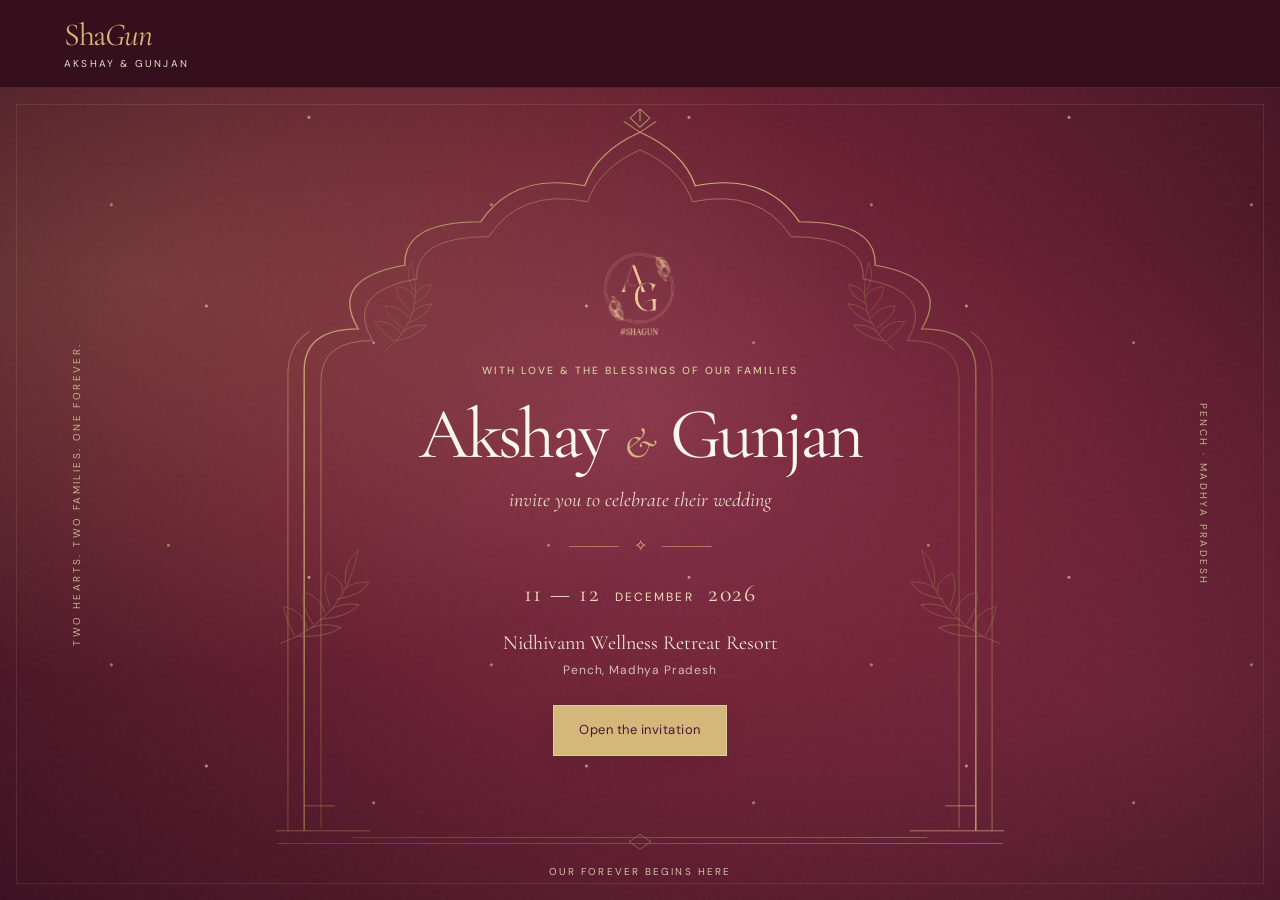
<file: index.html>
<!doctype html>
<html lang="en">
<head>
  <meta charset="UTF-8">
  <meta name="viewport" content="width=device-width, initial-scale=1">
  <meta name="theme-color" content="#681f32">
  <title>SHAGUN Wedding Invitation</title>
  <meta name="description" content="With the blessings of our families, join Gunjan & Akshay for their wedding celebrations, 11–12 December 2026 at Nidhivann Wellness Retreat Resort, Pench.">
  <meta property="og:title" content="SHAGUN Wedding Invitation">
  <meta property="og:description" content="A celebration of love, family and forever. 11–12 December 2026 · Pench.">
  <meta property="og:type" content="website">
  <!-- Add og:url with your final GitHub Pages URL after publishing. -->
  <meta property="og:site_name" content="SHAGUN Wedding Invitation">
  <meta property="og:url" content="https://shagunwedding0108.github.io/invitation/">
  <meta property="og:image" content="https://shagunwedding0108.github.io/invitation/assets/shagun-whatsapp-hero-v2.jpg">
  <meta property="og:image:secure_url" content="https://shagunwedding0108.github.io/invitation/assets/shagun-whatsapp-hero-v2.jpg">
  <meta property="og:image:type" content="image/jpeg">
  <meta property="og:image:width" content="1108">
  <meta property="og:image:height" content="814">
  <meta property="og:image:alt" content="Gunjan &amp; Akshay’s maroon and gold wedding invitation, 11–12 December 2026 at Nidhivann Wellness Retreat Resort, Pench">
  <meta name="twitter:card" content="summary_large_image">
  <meta name="twitter:title" content="SHAGUN Wedding Invitation">
  <meta name="twitter:description" content="A celebration of love, family and forever. 11–12 December 2026 · Pench.">
  <meta name="twitter:image" content="https://shagunwedding0108.github.io/invitation/assets/shagun-whatsapp-hero-v2.jpg">
  <link rel="icon" href="assets/shagun-monogram.png">
  <link rel="preconnect" href="https://fonts.googleapis.com">
  <link rel="preconnect" href="https://fonts.gstatic.com" crossorigin>
  <link href="https://fonts.googleapis.com/css2?family=Cormorant+Garamond:ital,wght@0,400;0,500;0,600;1,400;1,500&family=DM+Sans:wght@400;500;600&family=Noto+Serif+Devanagari:wght@400&display=swap" rel="stylesheet">
  <script>if ('scrollRestoration' in history) history.scrollRestoration = 'manual'; if (location.hash) history.replaceState(null, '', location.pathname + location.search);</script>
  <link rel="stylesheet" href="styles.css">
  <script type="module" src="app.js"></script>
</head>
<body class="invitation-closed">
  <a class="skip-link" href="#invitation">Skip to invitation</a>
  <header class="site-header">
    <a class="wordmark" href="#home" aria-label="ShaGun, back to the beginning">Sha<span>Gun</span><small>AKSHAY & GUNJAN</small></a>
    <nav class="desktop-nav" aria-label="Main navigation"><a href="#story">Our story</a><a href="#celebrations">Celebrations</a><a href="#venue">The venue</a><a href="#wishes">Your wishes</a></nav>
    <a class="header-date" href="#celebrations">11 — 12 · 12 · 2026</a>
    <button class="menu-toggle" aria-expanded="false" aria-controls="mobile-menu" aria-label="Open navigation"><span></span><span></span></button>
    <nav id="mobile-menu" aria-label="Mobile navigation" hidden><a href="#invitation">The invitation</a><a href="#families">Our families</a><a href="#story">Our story</a><a href="#celebrations">Celebrations</a><a href="#venue">The venue</a><a href="#travel">How to reach</a><a href="#memories">Our memories</a><a href="#wishes">Send your wishes</a><a href="#closing">Download invitation</a></nav>
  </header>
  <main>
    <section class="hero" id="home" aria-labelledby="hero-title">
      <div class="hero-atmosphere" aria-hidden="true"></div>
      <div class="hero-sky" aria-hidden="true"><span class="shooting-star star-one"></span><span class="shooting-star star-two"></span><span class="shooting-star star-three"></span></div>
      <span class="hero-side left" aria-hidden="true">TWO HEARTS. TWO FAMILIES. ONE FOREVER.</span>
      <span class="hero-side right" aria-hidden="true">PENCH · MADHYA PRADESH</span>
      <div class="hero-stage">
        <img class="royal-arch" src="assets/royal-arch.svg" alt="" fetchpriority="high">
        <div class="hero-content">
          <img class="hero-monogram" src="assets/shagun-monogram.png" alt="ShaGun, the intertwined A and G monogram with peacock feathers" width="366" height="410" fetchpriority="high">
          <p class="eyebrow hero-eyebrow">WITH LOVE & THE BLESSINGS OF OUR FAMILIES</p>
          <h1 id="hero-title">Akshay <span class="ampersand">&</span> Gunjan</h1>
          <p class="hero-invite">invite you to celebrate their wedding</p>
          <div class="ornament" aria-hidden="true"><span></span>✧<span></span></div>
          <p class="hero-date">11 — 12 <span>DECEMBER</span> 2026</p>
          <p class="hero-venue">Nidhivann Wellness Retreat Resort<span>Pench, Madhya Pradesh</span></p>
          <button class="button button-gold" id="open-invitation" type="button" aria-controls="invitation" aria-expanded="false">Open the invitation</button>
        </div>
      </div>
      <p class="cover-note">OUR FOREVER BEGINS HERE</p>
    </section>

    <section class="section invitation ivory" id="invitation" aria-labelledby="invitation-title">
      <div class="narrow reveal">
        <img class="devotional-icon ganpati-icon" src="assets/ganesha-supplied.png" alt="Ganpati Bappa" width="200" height="200" loading="lazy">
        <p class="invocation" lang="hi">ॐ श्री गणेशाय नमः</p>
        <div class="ornament" aria-hidden="true"><span></span>✧<span></span></div>
        <p class="eyebrow">A CELEBRATION OF LOVE, FAMILY & FAITH</p>
        <h2 id="invitation-title" tabindex="-1">An invitation<br><em>woven with love</em></h2>
        <blockquote>In the hush of the forest,<br>where the flute of Krishna seems to linger in the breeze,<br>two hearts find a rhythm of their own.<br><br>Like Radha’s unwavering devotion<br>and Krishna’s eternal melody,<br>theirs is a bond of love, faith<br>and joyful togetherness.</blockquote>
        <p class="muted">With the blessings of the Singh &amp; Banarsi Families,<br>we warmly invite you to celebrate our wedding.</p>
        <img class="devotional-icon radha-krishna-icon" src="assets/radha-krishna-supplied.svg" alt="Radha and Krishna embracing with a flute, surrounded by lotus flowers" width="924" height="880" loading="lazy">
      </div>
    </section>

    <section class="section families" id="families" aria-labelledby="families-title">
      <div class="container reveal">
        <div class="section-heading"><p class="eyebrow">ROOTED IN LOVE. BLESSED BY GENERATIONS.</p><h2 id="families-title">Together with <em>our families</em></h2></div>
        <div class="family-grid">
          <article><p class="eyebrow">THE GROOM</p><h3>Akshay Singh</h3><p class="relation">Son of</p><p>Mrs Anita Singh<br>& Mr Rajesh Paramhans Singh</p><p class="relation">Grandson of</p><p>Late Ramadevi Singh<br>& Shri Paramhans Singh</p></article>
          <div class="family-flourish" aria-hidden="true">&</div>
          <article><p class="eyebrow">THE BRIDE</p><h3>Gunjan Banarsi</h3><p class="relation">Daughter of</p><p>Mrs. Saroj Banarsi<br>& Mr. Ashok Banarsi</p><p class="relation">Granddaughter of</p><p>Late Mrs. Dhanvantidevi Banarsi<br>& Late Mr. Kishorilal Banarsi</p></article>
        </div>
      </div>
    </section>

    <section class="section story ivory" id="story" aria-labelledby="story-title">
      <div class="container story-grid reveal">
        <figure class="portrait-frame"><img src="assets/engagement-6.webp" alt="Gunjan resting her head on Akshay’s shoulder at their engagement" width="1440" height="1920" loading="lazy"><figcaption>A moment before forever</figcaption></figure>
        <div class="story-copy"><p class="eyebrow">OUR LOVE STORY</p><h2 id="story-title">When two souls<br>find <em>home</em></h2><p class="story-quote">“Some Souls Just Recognise Each Other”</p><div class="ornament" aria-hidden="true"><span></span>✧<span></span></div><p>He knew it when he heard her voice. She knew it in that first hello, that first embrace, and a familiarity that felt like they had known each other forever. Perhaps some connections aren't made, they're simply recognised. Two old souls, finding their way to forever.</p></div>
      </div>
    </section>

    <section class="section countdown-section" id="countdown" aria-labelledby="countdown-title">
      <div class="hero-atmosphere" aria-hidden="true"></div><div class="hero-sky" aria-hidden="true"><span class="shooting-star star-one"></span><span class="shooting-star star-two"></span><span class="shooting-star star-three"></span></div>
      <div class="container reveal"><p class="eyebrow">EVERY MOMENT BRINGS US CLOSER</p><h2 id="countdown-title">Until we <em>celebrate</em></h2><div class="countdown" role="timer" aria-label="Time until the first celebration"><div><strong id="days">—</strong><span>Days</span></div><div><strong id="hours">—</strong><span>Hours</span></div><div><strong id="minutes">—</strong><span>Minutes</span></div><div><strong id="seconds">—</strong><span>Seconds</span></div></div><p class="countdown-note">Our first celebration · 11 December 2026, 4 PM IST</p></div>
    </section>

    <section class="section celebrations ivory" id="celebrations" aria-labelledby="celebrations-title">
      <div class="container reveal"><div class="section-heading"><p class="eyebrow">TWO DAYS. A LIFETIME OF MEMORIES.</p><h2 id="celebrations-title">The <em>Celebrations</em></h2><p>Join us for the moments that begin our forever.</p></div>
        <div class="date-filters" role="group" aria-label="Filter celebrations by programme date"><button type="button" data-filter="all" aria-pressed="true">All celebrations</button><button type="button" data-filter="11" aria-pressed="false">11 December</button><button type="button" data-filter="12" aria-pressed="false">12 December</button></div>
        <p class="sr-only" id="filter-status" role="status"></p>
        <div class="event-list" id="event-list"></div>
        <noscript><p>11 December: Haldi, 4 PM; Sangeet, 7 PM. 12 December: Baarat Nikasi, 5 PM; Reception, 7 PM. Shaadi Pheere: 3 AM on 13 December. All times IST. The complete programme is also in the invitation PDF below.</p></noscript>
        <p class="programme-note">The Pheras belong to Saturday’s wedding-night programme. For travel and calendars, the time is <strong>3:00 AM on Sunday, 13 December 2026 (IST).</strong></p>
        <div class="center"><button class="button button-maroon" id="all-calendar">Add all events to calendar</button><p class="small muted">Downloads a calendar file for Apple Calendar, Google Calendar or Outlook.</p></div>
      </div>
    </section>

    <section class="section venue" id="venue" aria-labelledby="venue-title">
      <div class="container venue-grid reveal"><figure class="venue-photographs"><img class="venue-main-photo" src="assets/venue-resort.webp" alt="The entrance pavilion at Nidhivann Wellness Retreat Resort, surrounded by trees" width="900" height="600" loading="lazy"><img class="venue-detail-photo" src="assets/venue-entrance.webp" alt="Nidhivann Wellness Retreat Resort’s gold-lettered entrance sign" width="900" height="600" loading="lazy"><figcaption>Our celebration, in the heart of Pench<span>Photographs courtesy of <a href="https://www.nidhivannpench.com/gallery.php" target="_blank" rel="noopener noreferrer">Nidhivann’s official gallery</a></span></figcaption></figure><div><p class="eyebrow">WHERE WE’LL SAY FOREVER</p><h2 id="venue-title">In the heart<br> of <em>Pench</em></h2><h3>Nidhivann Wellness<br>Retreat Resort</h3><address>Village Jamuntola, near Turia Gate<br>Pench, Seoni District, Madhya Pradesh</address><a class="button button-maroon" href="https://www.google.com/maps/dir/?api=1&amp;destination=Nidhivann+Wellness+Retreat+Resort+Jamuntola+Pench" target="_blank" rel="noopener noreferrer">Get directions</a><a class="text-link resort-link" href="https://share.google/BhNzxQGRoyv1wETCa" target="_blank" rel="noopener noreferrer">View venue on Google</a><a class="text-link resort-link" href="https://www.nidhivannpench.com/gallery.php" target="_blank" rel="noopener noreferrer">Explore the resort gallery</a></div></div>
    </section>

    <section class="section travel ivory" id="travel" aria-labelledby="travel-title"><div class="container reveal"><div class="section-heading"><p class="eyebrow">YOUR JOURNEY TO OUR CELEBRATION</p><h2 id="travel-title">How to <em>reach</em></h2></div><div class="travel-grid"><article><span class="travel-symbol" aria-hidden="true"><svg viewBox="0 0 24 24" fill="none" stroke="currentColor" stroke-width="1.4" stroke-linecap="round" stroke-linejoin="round"><path d="m21 3-7 7-9-2-2 2 8 4-4 4-3-1-1 1 4 3 3-4 4-4 4 8 2-2-2-9 3-7Z"/></svg></span><h3>By air</h3><p>Fly to Dr. Babasaheb Ambedkar International Airport, Nagpur. Continue by road to the Turia Gate / Jamuntola area.</p></article><article><span class="travel-symbol" aria-hidden="true"><svg viewBox="0 0 24 24" fill="none" stroke="currentColor" stroke-width="1.4" stroke-linecap="round" stroke-linejoin="round"><rect x="5" y="3" width="14" height="15" rx="4"/><path d="M5 10h14M9 3v7m6-7v7M8 21l2-3m6 3-2-3"/><circle cx="9" cy="14" r=".7"/><circle cx="15" cy="14" r=".7"/></svg></span><h3>By train</h3><p>Nagpur Junction is a convenient major railway hub. Arrange onward travel by road to the resort.</p></article><article><span class="travel-symbol" aria-hidden="true"><svg viewBox="0 0 24 24" fill="none" stroke="currentColor" stroke-width="1.4" stroke-linecap="round" stroke-linejoin="round"><path d="m5 9 2-5h10l2 5M5 9h14a2 2 0 0 1 2 2v7H3v-7a2 2 0 0 1 2-2Zm0 9v3m14-3v3M3 13h18"/><path d="M6 15h2m8 0h2"/></svg></span><h3>By road</h3><p>From Nagpur, travel via Khawasa toward Turia Gate, then follow the resort’s exact map pin.</p></article></div></div></section>

    <section class="section memories" id="memories" aria-labelledby="memories-title"><div class="container reveal"><div class="section-heading"><p class="eyebrow">LITTLE MOMENTS. SO MUCH LOVE.</p><h2 id="memories-title">Our <em>Memories</em></h2><p>A few cherished engagement moments.</p></div><div class="gallery" id="gallery"></div><noscript><img src="assets/engagement-1.webp" alt="Gunjan and Akshay at their engagement" width="600" loading="lazy"></noscript><p class="gallery-hint">Tap a photograph to linger a little longer.</p></div></section>

    <section class="section wishes" id="wishes" aria-labelledby="wishes-title">
      <div class="hero-atmosphere" aria-hidden="true"></div><div class="hero-sky" aria-hidden="true"><span class="shooting-star star-one"></span><span class="shooting-star star-two"></span><span class="shooting-star star-three"></span></div><div class="container wishes-grid reveal"><div><p class="eyebrow">WORDS WE WILL CHERISH</p><h2 id="wishes-title">Send your<br> <em>wishes</em></h2><p>Your love and blessings mean the world to us.</p></div><form id="wish-form"><label for="wish-name">Your name</label><input id="wish-name" name="name" required maxlength="65" autocomplete="name" placeholder="Your name"><label for="wish-message">Your blessing</label><textarea id="wish-message" name="blessing" required maxlength="600" rows="4" placeholder="A few words from the heart…"></textarea><div class="wish-honeypot" aria-hidden="true"><label for="wish-website">Website</label><input id="wish-website" name="website" tabindex="-1" autocomplete="off"></div><div class="wish-actions"><button class="button button-gold" type="submit" id="send-wish">Send my wish</button></div><p class="wish-feedback" id="wish-feedback" role="status" aria-live="polite"></p></form></div></section>

    <section class="section closing ivory" id="closing" aria-labelledby="closing-title"><div class="narrow reveal"><img class="closing-logo" src="assets/shagun-monogram.png" alt="ShaGun wedding monogram" width="366" height="410" loading="lazy"><p class="eyebrow">WITH ALL OUR LOVE</p><h2 id="closing-title">See you <em>in Pench</em></h2><p class="closing-message">Your presence will make our celebration complete.</p><p>11–12 December 2026<br>Nidhivann Wellness Retreat Resort</p><div class="closing-actions"><a class="button button-maroon" href="assets/shagun-invitation.pdf" download="ShaGun-Wedding-Invitation.pdf">Download invitation PDF</a></div><figure class="closing-portrait"><img src="assets/engagement-1.webp" alt="Akshay and Gunjan smiling at each other during their engagement" width="1440" height="1920" loading="lazy"><figcaption class="signature">Akshay & Gunjan</figcaption></figure></div></section>
  </main>
  <footer><a class="footer-logo-link" href="#home" aria-label="ShaGun, back to the beginning"><img class="footer-logo" src="assets/shagun-monogram.png" alt="ShaGun wedding monogram" width="366" height="410" loading="lazy"></a><a class="wordmark" href="#home">Sha<span>Gun</span></a><p>A celebration of love, family & forever.</p><a href="#home">Back to the beginning</a></footer>
  <button id="music-toggle" class="music-toggle" type="button" aria-pressed="false" aria-label="Play invitation music"><span aria-hidden="true">♫</span><span class="music-label">Play music</span></button>
  <audio id="music" src="assets/tum-prem-ho-tum-preet-ho.mp3" preload="none" loop></audio>
  <dialog id="lightbox" aria-label="Engagement photo viewer"><button class="lightbox-close" aria-label="Close photo viewer">×</button><button class="lightbox-prev" aria-label="Previous photo">‹</button><figure><img id="lightbox-image" alt=""><figcaption id="lightbox-caption"></figcaption></figure><button class="lightbox-next" aria-label="Next photo">›</button></dialog>
  <div class="toast" id="toast" role="status"></div>
</body>
</html>
</file>
<file: styles.css>
:root{--maroon:#681f32;--deep:#350f1c;--gold:#d3b77b;--antique:#92733e;--ivory:#fbf7ed;--ink:#4b2330;--muted:#76636a;--line:#d9cbae;--serif:'Cormorant Garamond',Georgia,serif;--sans:'DM Sans',sans-serif}
*{box-sizing:border-box}html{scroll-behavior:smooth;scroll-padding-top:88px}body{margin:0;color:var(--ink);background:var(--ivory);font:400 1rem/1.75 var(--sans);-webkit-font-smoothing:antialiased}body:has(dialog[open]){overflow:hidden}a{color:inherit;text-decoration:none}button,input,textarea{font:inherit}button,a{-webkit-tap-highlight-color:transparent}button{cursor:pointer}button:disabled{cursor:default}img{display:block;max-width:100%}button{color:inherit}button,a,input,textarea{touch-action:manipulation}:focus-visible{outline:3px solid #ad843d;outline-offset:6px}::selection{background:#d3b77b;color:var(--deep)}[hidden]{display:none!important}.sr-only{position:absolute;width:1px;height:1px;padding:0;margin:-1px;overflow:hidden;clip:rect(0,0,0,0);white-space:nowrap;border:0}.skip-link{position:fixed;top:-100px;left:12px;padding:12px 20px;background:var(--ivory);color:var(--deep);z-index:100}.skip-link:focus{top:10px}
.site-header{height:88px;padding:0 clamp(22px,5vw,88px);background:var(--deep);color:var(--ivory);display:flex;align-items:center;justify-content:space-between;position:relative;z-index:20;border-bottom:1px solid #d3b77b25}.wordmark{font-family:var(--serif);font-size:2rem;line-height:1;color:var(--gold);letter-spacing:-.04em}.wordmark span{font-style:italic}.wordmark small{display:block;font:400 .625rem/1 var(--sans);letter-spacing:.22em;color:#e5ddc9;margin-top:8px}.desktop-nav{display:flex;gap:32px;font-size:.875rem;color:#e7e1d0}.desktop-nav a{padding:12px 0;border-bottom:1px solid transparent}.desktop-nav a:hover{border-color:var(--gold)}.header-date{font-size:.875rem;letter-spacing:.1em;color:var(--gold)}.menu-toggle{display:none;background:none;border:0;width:44px;height:44px;padding:10px}.menu-toggle span{display:block;height:1px;background:var(--gold);margin:7px 0;transition:transform .25s}.menu-toggle[aria-expanded=true] span:first-child{transform:translateY(4px) rotate(45deg)}.menu-toggle[aria-expanded=true] span:last-child{transform:translateY(-4px) rotate(-45deg)}#mobile-menu{position:absolute;left:0;right:0;top:100%;background:var(--deep);padding:16px 26px 26px;box-shadow:0 18px 24px #0003;max-height:calc(100svh - 80px);overflow:auto}#mobile-menu a{display:block;padding:10px 0;color:var(--ivory);border-bottom:1px solid #d3b77b25}
.hero{background:radial-gradient(ellipse at 50% 40%,#843149 0,#681f32 43%,#3b1020 100%);color:var(--ivory);min-height:calc(100svh - 88px);position:relative;isolation:isolate;display:flex;align-items:center;justify-content:center;padding:28px 12px 80px;overflow:hidden}.hero:before{content:'';position:absolute;inset:16px;border:1px solid #d3b77b22;pointer-events:none;z-index:-1}.hero:after{content:'';position:absolute;inset:0;opacity:.05;background-image:url("data:image/svg+xml,%3Csvg viewBox='0 0 180 180' xmlns='http://www.w3.org/2000/svg'%3E%3Cfilter id='n'%3E%3CfeTurbulence type='fractalNoise' baseFrequency='.9' numOctaves='3' stitchTiles='stitch'/%3E%3C/filter%3E%3Cpath fill='%23fff' filter='url(%23n)' opacity='.6' d='M0 0h180v180H0z'/%3E%3C/svg%3E");pointer-events:none;z-index:-1}.hero-stage{width:min(100%,780px);min-height:800px;position:relative;display:grid;place-items:center}.royal-arch{position:absolute;width:100%;height:100%;object-fit:fill;opacity:.85;pointer-events:none}.hero-content{width:90%;padding:120px 0 75px;text-align:center;position:relative}.hero-monogram{width:100px;height:auto;margin:0 auto 22px;filter:brightness(1.42);mix-blend-mode:screen}.eyebrow{font-size:.75rem;font-weight:500;letter-spacing:.2em;line-height:1.7;text-transform:uppercase;color:var(--antique);margin:0 0 20px}.hero-eyebrow{font-size:.65rem;letter-spacing:.19em;color:#d8c99f;margin-bottom:20px}.hero h1{font:400 clamp(4rem,7vw,6.25rem)/.95 var(--serif);letter-spacing:-.045em;margin:0 0 22px}.ampersand{font-size:.6em;font-style:italic;font-weight:400;color:var(--gold);vertical-align:middle;padding:0 .1em}.hero-invite{font:italic 1.25rem/1.4 var(--serif);color:#e9dfc9;margin:0}.ornament{display:flex;align-items:center;justify-content:center;gap:15px;color:var(--antique);margin:28px auto}.ornament span{width:50px;height:1px;background:currentColor;opacity:.55}.hero .ornament{color:var(--gold);margin:25px auto}.hero-date{font:400 1.5rem/1.3 var(--serif);color:#efdfba;margin:0 0 18px;letter-spacing:.06em}.hero-date span{font:400 .75rem/1 var(--sans);letter-spacing:.18em;margin:0 7px;vertical-align:middle}.hero-venue{font:400 1.25rem/1.5 var(--serif);color:#f0e6d1;margin-bottom:28px}.hero-venue span{display:block;font:400 .75rem/2.1 var(--sans);letter-spacing:.07em;color:#d6bcba}.button{display:inline-flex;align-items:center;justify-content:center;min-height:50px;padding:13px 25px;border:1px solid transparent;font-size:.8125rem;letter-spacing:.04em;text-align:center;transition:background .2s,transform .2s}.button:hover{transform:translateY(-2px)}.button-gold{background:#d3b77b;color:#491a29;border-color:#e3cc98;box-shadow:0 6px 24px #0001}.button-gold:hover{background:#e4c993}.button-maroon{background:var(--maroon);color:var(--ivory)}.button-maroon:hover{background:#843149}.hero-side{position:absolute;top:50%;font-size:.625rem;letter-spacing:.24em;color:#c0b58e;writing-mode:vertical-rl}.hero-side.left{left:5.3%;transform:translateY(-50%) rotate(180deg)}.hero-side.right{right:5.3%;transform:translateY(-50%)}.scroll-cue{position:absolute;bottom:21px;left:50%;transform:translateX(-50%);display:flex;flex-direction:column;align-items:center;gap:10px;white-space:nowrap}.scroll-cue span{font-size:.625rem;letter-spacing:.21em;color:#d0c4a4}.scroll-cue i{height:25px;width:1px;background:linear-gradient(var(--gold),transparent)}
.section{padding:110px 24px;scroll-margin-top:16px}.container{max-width:1100px;margin:0 auto}.narrow{max-width:740px;margin:0 auto;text-align:center}.ivory{background:var(--ivory)}h2{font:400 clamp(3rem,5vw,4.5rem)/1.06 var(--serif);letter-spacing:-.035em;margin:0 0 25px}h2 em{font-weight:400}h3{font:500 2.125rem/1.2 var(--serif);margin:0 0 20px}p{margin:0 0 20px}.section-heading{text-align:center;max-width:750px;margin:0 auto 55px}.section-heading p:not(.eyebrow){color:var(--muted)}.invocation{font:400 1rem/1.8 'Noto Serif Devanagari',serif;color:var(--antique)}.invitation .ornament{margin:24px auto 35px}.invitation blockquote{font:400 clamp(1.4rem,2.5vw,1.8rem)/1.65 var(--serif);margin:40px 0;color:#70525d}.muted{color:var(--muted)}.signature{font:italic 2.25rem/1.3 var(--serif);color:var(--antique);margin:28px 0}.text-link{display:inline-block;border:0;border-bottom:1px solid currentColor;background:transparent;padding:6px 0;font-size:.875rem;color:var(--antique);min-height:44px}.text-link:hover{color:var(--ink)}.families{background:#f0ebdf;border-block:1px solid #e2d8c6}.family-grid{display:grid;grid-template-columns:1fr auto 1fr;gap:50px;text-align:center;align-items:center}.family-grid article{padding:20px 0}.family-grid h3{font-size:2.5rem;margin-bottom:26px}.family-grid .eyebrow{margin-bottom:12px}.relation{font:italic 1.2rem/1.4 var(--serif);color:var(--antique);margin-bottom:10px;margin-top:26px}.family-grid article>p:not(.relation):not(.eyebrow){font-size:.9375rem}.family-flourish{font:italic 4rem var(--serif);color:#a98b53}.story-grid{display:grid;grid-template-columns:1fr 1fr;gap:90px;align-items:center}.portrait-frame{position:relative;margin:0;padding:12px;border:1px solid #b99960;transform:rotate(-2deg)}.portrait-frame img{width:100%;height:510px;object-fit:cover;object-position:50% 35%}.portrait-frame figcaption{position:absolute;left:50%;bottom:25px;transform:translateX(-50%);background:var(--ivory);padding:9px 20px;white-space:nowrap;font:italic 1.1rem var(--serif);color:var(--antique)}.story-copy p:not(.eyebrow):not(.story-quote){color:var(--muted);font-size:.9375rem}.story-quote{font:italic 1.65rem/1.4 var(--serif);color:var(--antique);margin:30px 0}.story-copy .ornament{justify-content:flex-start;margin:26px 0}.countdown-section{background:var(--maroon);color:var(--ivory);text-align:center;padding-block:80px}.countdown-section .eyebrow{color:var(--gold)}.countdown-section h2{font-size:3.5rem}.countdown{display:flex;justify-content:center;gap:0;max-width:630px;margin:42px auto 28px}.countdown>div{flex:1;border-right:1px solid #d3b77b55}.countdown>div:last-child{border:0}.countdown strong{font:400 clamp(2.8rem,6vw,4.5rem)/1 var(--serif);display:block;color:#e2cc9c;font-variant-numeric:tabular-nums}.countdown span{display:block;font-size:.75rem;letter-spacing:.15em;text-transform:uppercase;margin-top:14px}.countdown-note{font-size:.8125rem;color:#dfc8c5;margin:0}.date-filters{display:flex;justify-content:center;gap:10px;flex-wrap:wrap;margin:0 auto 42px}.date-filters button{background:transparent;border:1px solid var(--line);border-radius:40px;min-height:44px;padding:10px 22px;font-size:.875rem}.date-filters button[aria-pressed=true]{background:var(--maroon);border-color:var(--maroon);color:var(--ivory)}.event-list{border-top:1px solid var(--line)}.event-row{display:grid;grid-template-columns:190px 1fr auto;align-items:center;gap:40px;padding:35px 10px;border-bottom:1px solid var(--line)}.event-day{font-size:.8125rem;color:var(--muted)}.event-day strong{display:block;font-size:.875rem;color:var(--antique);font-weight:500;letter-spacing:.03em}.event-day time{display:block;margin-top:7px}.event-copy h3{margin:0 0 8px;font-size:2.5rem}.event-copy p{font-size:.9375rem;line-height:1.65;color:var(--muted);max-width:450px;margin:0}.event-calendar{background:transparent;border:1px solid var(--line);padding:10px 17px;min-height:44px;font-size:.8125rem}.event-calendar:hover{background:#eee5d2}.programme-note{font-size:.8125rem;text-align:center;color:var(--muted);max-width:740px;margin:30px auto}.programme-note strong{font-weight:500}.center{text-align:center}.small{font-size:.75rem;margin-top:14px}
.venue{background:#f0ebdf}.venue-grid{display:grid;grid-template-columns:1.05fr 1fr;gap:80px;align-items:center}.venue-panel{min-height:460px;border:1px solid #b49a67;outline:1px solid #c3ab7a;outline-offset:-12px;background:radial-gradient(ellipse at 50% 60%,#913c51,#541526);color:var(--gold);display:flex;flex-direction:column;justify-content:center;align-items:center;padding:45px;text-align:center;position:relative}.venue-panel .eyebrow{color:#dbc68e}.venue-location{font:italic 6rem/1 var(--serif);margin:0}.venue-panel>p:last-of-type{font-size:.75rem;letter-spacing:.19em}.venue-panel .ornament{color:var(--gold)}.asset-note{position:absolute;bottom:27px;font-size:.75rem;color:#d9d2b9;letter-spacing:0}.venue h3{font-size:1.875rem;font-weight:500;margin-top:30px}.venue address{font-style:normal;font-size:.9375rem;color:var(--muted);margin-bottom:28px}.resort-link{display:table;margin-top:16px}.travel-grid{display:grid;grid-template-columns:repeat(3,1fr);gap:40px}.travel-grid article{border-top:1px solid var(--line);padding-top:24px}.travel-symbol{font-size:2rem;color:var(--antique)}.travel-grid h3{margin:12px 0 16px}.travel-grid p{font-size:.9375rem;color:var(--muted)}.travel-note{font-size:.8125rem;text-align:center;color:var(--muted);margin:35px 0 0}.memories{background:#eee9dc}.gallery{display:grid;grid-template-columns:repeat(3,1fr);gap:18px}.gallery-item{border:0;background:none;padding:0;position:relative;overflow:hidden;aspect-ratio:4/5}.gallery-item:first-child{grid-row:span 2;aspect-ratio:auto}.gallery-item img{width:100%;height:100%;object-fit:cover;transition:transform .6s}.gallery-item:hover img{transform:scale(1.035)}.gallery-item span{position:absolute;bottom:0;left:0;right:0;padding:45px 16px 15px;background:linear-gradient(transparent,#3b1020c9);text-align:left;color:var(--ivory);font:italic 1.3rem var(--serif);pointer-events:none}.gallery-item:last-child{grid-column:span 2;aspect-ratio:2.1}.gallery-item:last-child img{object-position:50% 30%}.gallery-hint{text-align:center;font-size:.8125rem;color:var(--muted);margin:25px 0 0}.wishes{background:var(--maroon);color:var(--ivory)}.wishes-grid{display:grid;grid-template-columns:1fr 1fr;gap:100px;align-items:start}.wishes .eyebrow{color:var(--gold)}.wishes-grid>div>p:not(.eyebrow){color:#dedcc9}.wish-status{font-size:.8125rem;max-width:390px;border-top:1px solid #d3b77b55;padding-top:23px;margin-top:32px}.wishes label{display:block;font-size:.875rem;color:#e1d5b7;margin-bottom:9px}.wishes input,.wishes textarea{width:100%;padding:13px 15px;background:#451422;color:var(--ivory);border:1px solid #ad8490;margin-bottom:22px;border-radius:0}.wishes input::placeholder,.wishes textarea::placeholder{color:#bc9fa7}.wishes textarea{resize:vertical}.wish-actions{display:flex;gap:22px;align-items:center;flex-wrap:wrap}.wishes .text-link{color:var(--gold)}#wish-preview{display:block;margin-top:30px;border:1px solid #d3b77b66;padding:24px;overflow-wrap:anywhere}#wish-preview p{font:italic 1.5rem/1.4 var(--serif);white-space:pre-wrap}#wish-preview span{font-size:.875rem;color:var(--gold)}.closing{text-align:center}.closing-logo{width:100px;height:auto;margin:0 auto 35px}.closing-message{font:italic 1.5rem/1.5 var(--serif);color:var(--antique)}.closing-actions{display:flex;align-items:center;justify-content:center;gap:25px;margin:30px 0 40px;flex-wrap:wrap}.closing .signature{margin:0}footer{background:var(--deep);color:#d6bfb7;text-align:center;padding:45px 24px 90px}footer .wordmark{font-size:2.3rem}footer p{font-size:.8125rem;margin:18px 0 10px}footer>a:last-child{font-size:.75rem;border-bottom:1px solid #d3b77b55;padding:9px}.music-toggle{position:fixed;z-index:25;bottom:20px;right:22px;display:flex;gap:9px;align-items:center;background:var(--deep);color:var(--gold);border:1px solid #b49a67;box-shadow:0 5px 25px #0002;min-height:46px;padding:7px 14px;border-radius:40px}.music-toggle>span:first-child{font-size:1.4rem;line-height:1}.music-label{font-size:.75rem}.toast{position:fixed;z-index:100;bottom:85px;left:50%;transform:translate(-50%,20px);max-width:calc(100% - 32px);width:max-content;background:var(--ivory);border:1px solid var(--antique);box-shadow:0 8px 30px #0002;color:var(--ink);padding:13px 22px;font-size:.875rem;text-align:center;opacity:0;pointer-events:none;transition:.2s}.toast.visible{opacity:1;transform:translate(-50%,0)}
dialog{padding:64px 55px 40px;background:#350f1cfa;color:var(--ivory);border:1px solid #b49a67;max-width:96vw;max-height:96svh;width:1000px}dialog::backdrop{background:#210811ed;backdrop-filter:blur(8px)}dialog figure{margin:0}dialog figure img{max-height:72svh;object-fit:contain;margin:0 auto;width:auto}dialog figcaption{text-align:center;font:italic 1.3rem var(--serif);padding-top:16px}dialog button{position:absolute;border:0;background:transparent;color:var(--gold);font-size:2.5rem;min-width:44px;min-height:44px;padding:0}.lightbox-close{top:8px;right:10px}.lightbox-prev{top:45%;left:5px}.lightbox-next{top:45%;right:5px}.reveal{opacity:1;transform:none}.js-motion .reveal{opacity:0;transform:translateY(22px);transition:opacity .8s ease,transform .8s ease}.js-motion .reveal.visible{opacity:1;transform:none}
@media(min-width:1440px){.hero-stage{min-height:820px}.hero-content{padding-top:130px}.hero-monogram{width:115px}}
@media(max-width:1000px){.desktop-nav{gap:20px}.header-date{display:none}.hero-stage{width:min(90%,740px)}.hero-side.left{left:3%}.hero-side.right{right:3%}.story-grid,.venue-grid{gap:45px}.wishes-grid{gap:55px}.event-row{grid-template-columns:160px 1fr auto;gap:20px}}
@media(max-width:700px){html{scroll-padding-top:24px}.site-header{height:74px;padding:0 22px}.wordmark{font-size:1.875rem}.wordmark small{font-size:.5625rem}.desktop-nav{display:none}.header-date{display:block;margin-left:auto;margin-right:18px;font-size:.625rem;letter-spacing:.04em}.menu-toggle{display:block}.hero{min-height:calc(100svh - 74px);padding:8px 10px 68px;align-items:center}.hero:before{inset:9px}.hero-stage{min-height:660px;width:min(100%,440px)}.royal-arch{width:100%;height:100%}.hero-content{padding:100px 10px 46px;width:95%}.hero-monogram{width:85px;margin-bottom:18px}.hero h1{font-size:clamp(3.5rem,13vw,4.6rem);line-height:.96;margin-bottom:16px}.ampersand{display:block;font-size:.42em;line-height:1.35;padding:0}.hero-eyebrow{max-width:210px;font-size:.5625rem;line-height:1.8;letter-spacing:.12em;margin:0 auto 18px}.hero-invite{font-size:1rem}.hero .ornament{margin:17px auto}.hero-date{font-size:1.3rem;letter-spacing:.02em;margin-bottom:12px}.hero-date span{font-size:.65rem;margin:0 3px}.hero-venue{font-size:1.1rem;margin-bottom:20px}.hero-venue span{font-size:.6875rem;line-height:1.7}.hero .button{min-height:46px;padding:10px 18px;font-size:.75rem}.hero-side{display:none}.scroll-cue{bottom:19px;gap:7px}.scroll-cue span{font-size:.5625rem}.scroll-cue i{height:17px}.section{padding:76px 24px}h2{font-size:3rem}.eyebrow{font-size:.6875rem;letter-spacing:.14em;margin-bottom:18px}.invitation blockquote{font-size:1.45rem;margin:32px 0}.invitation .muted{font-size:.875rem}.invocation{font-size:.9375rem}.signature{font-size:2rem}.section-heading{margin-bottom:35px}.family-grid{grid-template-columns:1fr;gap:4px}.family-grid article{padding:8px 0}.family-grid h3{font-size:2.25rem}.family-flourish{font-size:3rem;line-height:1.3;margin:14px auto}.family-grid article>p:not(.relation):not(.eyebrow){font-size:.9375rem}.story-grid,.venue-grid,.wishes-grid{grid-template-columns:1fr;gap:45px}.portrait-frame{max-width:420px;margin:0 auto;width:95%}.portrait-frame img{height:430px}.story-copy{padding-top:12px}.story-copy h2{font-size:3.5rem}.story-copy .eyebrow{margin-bottom:15px}.story-quote{font-size:1.55rem}.countdown-section h2{font-size:3rem}.countdown{margin:35px auto 25px}.countdown strong{font-size:2.8rem}.countdown span{font-size:.625rem;letter-spacing:.08em}.countdown-note{font-size:.75rem}.date-filters{gap:7px;margin-bottom:25px}.date-filters button{padding:10px 14px;font-size:.75rem}.event-row{grid-template-columns:1fr auto;gap:16px;padding:28px 0}.event-day{grid-column:1/-1;display:flex;flex-wrap:wrap;column-gap:12px}.event-day strong,.event-day time{display:inline;margin:0;font-size:.8125rem}.event-copy h3{font-size:2.2rem}.event-copy p{font-size:.875rem}.event-calendar{font-size:.75rem;padding:8px 10px;max-width:105px}.programme-note{text-align:left}.venue-panel{min-height:340px;padding:40px 20px}.venue-location{font-size:5.5rem}.venue-grid h2 br{display:none}.travel-grid{grid-template-columns:1fr;gap:18px}.travel-grid article{display:grid;grid-template-columns:40px 1fr;column-gap:15px}.travel-grid article h3{margin-top:5px}.travel-grid article p{grid-column:2;margin:0}.travel-symbol{grid-row:span 2;line-height:1.5}.travel-note{text-align:left}.gallery{grid-template-columns:1fr 1fr;gap:10px}.gallery-item:first-child{grid-row:auto;grid-column:span 2;aspect-ratio:1.15}.gallery-item:last-child{grid-column:auto;aspect-ratio:4/5}.gallery-item span{font-size:1.15rem;padding:35px 10px 12px}.gallery-item:last-child img{object-position:center}.gallery-hint{font-size:.75rem}.wishes-grid{gap:30px}.wishes h2 br{display:none}.wish-status{margin-top:24px;font-size:.8125rem}.closing-logo{width:90px}.closing h2{font-size:3.5rem}.closing-actions{flex-direction:column;gap:16px}.closing-message{font-size:1.4rem}.music-toggle{bottom:14px;right:14px;padding:8px 12px}.music-label{display:none}.music-toggle{width:44px;height:44px;justify-content:center;padding:0}dialog{padding:58px 35px 28px;max-width:100vw;max-height:100svh;width:100%;border-inline:0}dialog figure img{max-height:74svh}dialog figcaption{font-size:1.15rem}}
@media(max-width:360px){.hero-stage{min-height:640px}.hero h1{font-size:3.25rem}.header-date{display:none}.hero-monogram{width:78px}.hero-content{padding-top:100px}.event-row{grid-template-columns:1fr}.event-calendar{max-width:none;justify-self:start}.date-filters button{padding-inline:11px}.section{padding-inline:20px}}
@media(prefers-reduced-motion:reduce){html{scroll-behavior:auto}*,*:before,*:after{animation:none!important;transition:none!important}.js-motion .reveal{opacity:1;transform:none}}
@media print{.site-header,.hero,.music-toggle,.toast,dialog,.countdown-section,footer,.button,.text-link,.date-filters,.wishes{display:none!important}.section{padding:25px;background:white!important;color:black!important;break-inside:avoid}.reveal{opacity:1!important;transform:none!important}.story-grid{display:block}.portrait-frame,.gallery{display:none}h2{font-size:30pt}.event-row{padding:10px 0}.event-calendar{display:none}}

/* A deliberate opening: only the cover exists in the guest's reading order. */
.cover-note{position:absolute;bottom:20px;left:0;right:0;text-align:center;font-size:.625rem;letter-spacing:.21em;color:#d0c4a4;margin:0}
.invitation-closed{height:100svh;overflow:hidden}
.invitation-closed main{height:calc(100svh - 88px)}
.invitation-closed main>section:not(.hero),.invitation-closed footer,.invitation-closed .music-toggle,.invitation-closed .skip-link{display:none}
.invitation-closed .desktop-nav,.invitation-closed .header-date,.invitation-closed .menu-toggle{visibility:hidden}
.invitation-closed .hero{height:100%;min-height:0;padding:15px 12px 44px}
.invitation-closed .hero-stage{height:100%;min-height:0;max-width:780px}
.invitation-closed .hero-content{padding:70px 0 28px}
.invitation-closed .hero-monogram{width:clamp(55px,10svh,100px);margin-bottom:16px}
.invitation-closed .hero h1{font-size:clamp(3.6rem,8svh,6.25rem);margin-bottom:18px}
.invitation-closed .hero .ornament{margin:18px auto}
.invitation-closed .hero-venue{margin-bottom:22px}

/* Ceremony palettes: turmeric, musical jewel tones, orange, and maroon. */
.event-list{border:0;display:grid;grid-template-columns:repeat(2,minmax(0,1fr));gap:24px}
.event-row{--event-ink:#602b17;--event-border:#c88a4b;display:flex;flex-direction:column;align-items:flex-start;gap:23px;position:relative;isolation:isolate;padding:34px;min-height:340px;border:1px solid var(--event-border);border-radius:10px;overflow:hidden;color:var(--event-ink);box-shadow:0 10px 30px #54222c09}
.event-row:before{content:'';position:absolute;inset:8px;border:1px solid var(--event-border);border-radius:5px;opacity:.35;pointer-events:none;z-index:-1}
.event-row:after{content:'✧';position:absolute;right:20px;top:8px;font:400 5.5rem var(--serif);color:var(--event-border);opacity:.25;z-index:-1}
.event-day{display:block;grid-column:auto;color:var(--event-ink)}
.event-day strong{display:block;color:inherit;font-size:.8125rem;letter-spacing:.04em}
.event-day time{display:block;margin-top:5px;font-size:.875rem}
.event-copy{flex:1}.event-copy h3{font-size:2.8rem;color:inherit}.event-copy p{color:inherit;opacity:.9;max-width:none}
.event-calendar{color:inherit;border-color:var(--event-border);background:#ffffff50;max-width:none;padding:10px 18px;position:relative}
.event-calendar:hover{background:#ffffff85}
.event-haldi{--event-ink:#654611;--event-border:#b89126;background:radial-gradient(ellipse at 100% 0,#ffe89d,transparent 65%),linear-gradient(130deg,#fff8d7,#f9d467)}
.event-sangeet{--event-ink:#fbf0de;--event-border:#c9a6d9;background:radial-gradient(ellipse at 100% 0,#845079,transparent 65%),linear-gradient(130deg,#322043,#60335f)}
.event-sangeet:after{content:'♫';opacity:.24;transform:rotate(-12deg);font-size:7rem;top:-7px;right:23px}
.event-sangeet .event-calendar{background:#ffffff10}.event-sangeet .event-calendar:hover{background:#ffffff25}
.event-baraat{background:radial-gradient(ellipse at 100% 0,#ffc177,transparent 70%),linear-gradient(135deg,#fff0db,#f5aa63)}
.event-reception{--event-ink:#604115;--event-border:#b48b37;background:radial-gradient(ellipse at 100% 0,#ddbb65,transparent 65%),linear-gradient(135deg,#fff7df,#e4c881)}
.event-pheras{--event-ink:#faeacf;--event-border:#c8a467;background:radial-gradient(ellipse at 100% 0,#96394d,transparent 65%),linear-gradient(130deg,#4b1227,#76263a)}
.event-pheras .event-calendar{background:#ffffff10}.event-pheras .event-calendar:hover{background:#ffffff25}
@media(max-width:700px){
 .invitation-closed main{height:calc(100svh - 74px)}
 .invitation-closed .hero{padding:9px 10px 42px}
 .invitation-closed .hero-content{padding:64px 10px 24px}
 .invitation-closed .hero h1{font-size:clamp(2.75rem,6.6svh,3.8rem);margin-bottom:14px}
 .invitation-closed .hero-eyebrow{margin-bottom:14px}
 .invitation-closed .hero .ornament{margin:14px auto}
 .invitation-closed .hero-venue{margin-bottom:18px}
 .cover-note{bottom:19px;font-size:.5625rem}
 .event-list{grid-template-columns:1fr;gap:18px}
 .event-row{padding:30px;min-height:325px;gap:20px}
 .event-copy h3{font-size:2.5rem}
}
@media(max-height:700px){
 .invitation-closed .hero-content{padding-top:35px;padding-bottom:16px}
 .invitation-closed .hero-monogram{width:48px;margin-bottom:10px}
 .invitation-closed .hero-eyebrow{font-size:.5625rem;margin-bottom:10px}
 .invitation-closed .hero h1{font-size:clamp(2.2rem,6.3svh,3.5rem);margin-bottom:10px}
 .invitation-closed .hero .ornament{margin:10px auto}
 .invitation-closed .hero-date{margin-bottom:8px;font-size:1.2rem}
 .invitation-closed .hero-venue{font-size:1rem;margin-bottom:12px}
}
@media(max-height:500px){
 .invitation-closed .site-header{height:50px}
 .invitation-closed main{height:calc(100svh - 50px)}
 .invitation-closed .hero-monogram,.invitation-closed .hero-eyebrow,.invitation-closed .hero .ornament,.invitation-closed .hero-invite{display:none}
 .invitation-closed .ampersand{display:inline}
 .invitation-closed .hero-content{padding:35px 5px 12px}
 .invitation-closed .hero h1{font-size:2.8rem}
 .invitation-closed .hero-date{font-size:1rem}
 .invitation-closed .hero-venue{margin:10px 0}
 .invitation-closed .hero .button{min-height:44px;padding:8px 20px}
 .cover-note{display:none}
}

/* Venue photographs retain their natural colours within the maroon/gold design. */
.venue-photographs{position:relative;margin:0;padding:0 42px 74px 0}
.venue-main-photo{width:100%;height:430px;object-fit:cover;border-radius:160px 160px 0 0;outline:1px solid #b49a67;outline-offset:8px}
.venue-detail-photo{position:absolute;right:0;bottom:54px;width:65%;height:180px;object-fit:cover;border:7px solid #f0ebdf;box-shadow:0 10px 30px #350f1c22}
.venue-photographs figcaption{font:italic 1.25rem/1.4 var(--serif);color:var(--antique);padding-top:28px;max-width:65%}
.venue-photographs figcaption span{display:block;font:400 .75rem/1.6 var(--sans);color:var(--muted);margin-top:8px}
.venue-photographs figcaption a{text-decoration:underline;text-underline-offset:3px}
.travel-symbol{display:flex;align-items:center;justify-content:center;width:54px;height:54px;border:1px solid var(--line);border-radius:50%;background:#f1e7d4}
.travel-symbol svg{width:28px;height:28px}
/* Slow drifting light, confined behind the text and controls. */
.hero-atmosphere,.event-atmosphere{position:absolute;inset:0;pointer-events:none;z-index:-1;overflow:hidden}
.hero-atmosphere:before{content:'';position:absolute;inset:-15%;background:radial-gradient(ellipse at 20% 30%,#e7bb6930,transparent 38%),radial-gradient(ellipse at 80% 70%,#b9446238,transparent 45%);animation:royal-light 18s ease-in-out infinite alternate}
.hero-atmosphere:after{content:'';position:absolute;inset:-10%;opacity:.6;background-image:radial-gradient(circle at 15% 24%,#efd7a5 0 1px,transparent 2px),radial-gradient(circle at 78% 17%,#d3b77b 0 1px,transparent 2px),radial-gradient(circle at 32% 73%,#d3b77b 0 1px,transparent 2px),radial-gradient(circle at 88% 65%,#efd7a5 0 1px,transparent 2px),radial-gradient(circle at 63% 43%,#d3b77b 0 1px,transparent 2px);background-size:380px 460px;animation:gold-drift 22s ease-in-out infinite alternate}
.event-atmosphere:before{content:'';position:absolute;inset:-40%;background:radial-gradient(ellipse at 20% 30%,#ffffff65,transparent 42%),radial-gradient(ellipse at 85% 75%,#e7b85c40,transparent 35%);opacity:.35;animation:ceremony-glow 14s ease-in-out infinite alternate}
.event-atmosphere:after{content:'';position:absolute;inset:-50%;background:linear-gradient(115deg,transparent 35%,#ffffff30 49%,transparent 64%);opacity:.3;animation:silk-shimmer 18s ease-in-out infinite alternate}
.event-sangeet .event-atmosphere:before{background:radial-gradient(ellipse at 20% 30%,#dca1ea70,transparent 42%),radial-gradient(ellipse at 85% 75%,#e7b85c60,transparent 35%)}
.event-pheras .event-atmosphere:before{background:radial-gradient(ellipse at 20% 30%,#e2ad4e50,transparent 42%),radial-gradient(ellipse at 85% 75%,#e75c6650,transparent 35%)}
.event-row:nth-child(even) .event-atmosphere:before{animation-delay:-7s}
.event-row:nth-child(3n) .event-atmosphere:after{animation-delay:-9s}
.event-row:after{animation:ornament-glow 7s ease-in-out infinite alternate}
.event-sangeet:after{animation:musical-float 9s ease-in-out infinite alternate}
@keyframes royal-light{from{transform:translate3d(-3%,-2%,0) scale(1);opacity:.55}to{transform:translate3d(4%,3%,0) scale(1.1);opacity:1}}
@keyframes gold-drift{from{transform:translate3d(0,1%,0);opacity:.25}to{transform:translate3d(2%,-3%,0);opacity:.65}}
@keyframes ceremony-glow{from{transform:translate3d(-8%,-4%,0);opacity:.2}to{transform:translate3d(8%,6%,0);opacity:.5}}
@keyframes silk-shimmer{from{transform:translate3d(-18%,0,0)}to{transform:translate3d(18%,0,0)}}
@keyframes ornament-glow{from{opacity:.16;transform:scale(.95)}to{opacity:.3;transform:scale(1.03)}}
@keyframes musical-float{from{opacity:.18;transform:translateY(4px) rotate(-12deg)}to{opacity:.32;transform:translateY(-6px) rotate(-5deg)}}
@media(max-width:700px){.venue-photographs{padding-right:30px;padding-bottom:75px}.venue-main-photo{height:340px}.venue-detail-photo{height:145px;bottom:50px}.venue-photographs figcaption{font-size:1.15rem}.travel-symbol{width:40px;height:40px}.travel-symbol svg{width:23px;height:23px}}
@media(prefers-reduced-motion:reduce){.hero-atmosphere:before,.hero-atmosphere:after,.event-atmosphere:before,.event-atmosphere:after,.event-row:after{animation:none!important}}
/* Keep the photo credit and caption clear of the overlapping detail image. */
.venue-photographs{padding-bottom:0}
.venue-detail-photo{top:330px;bottom:auto}
.venue-photographs figcaption{padding-top:100px;max-width:100%}
@media(max-width:700px){.venue-photographs{padding-bottom:0}.venue-detail-photo{top:250px;bottom:auto}.venue-photographs figcaption{padding-top:80px}}

.devotional-icon{height:auto;margin-inline:auto;color:var(--antique)}
.ganpati-icon{width:78px;margin-bottom:22px}
.radha-krishna-icon{width:150px;margin-top:38px;margin-bottom:8px}
.invitation .radha-krishna-icon+.signature{margin-top:12px}
.event-venue{display:flex;align-items:flex-start;gap:9px;margin:0;font-size:.8125rem;line-height:1.6;color:inherit;max-width:100%}
.event-venue svg{width:18px;height:22px;flex:0 0 18px;fill:none;stroke:currentColor;stroke-width:1.35;stroke-linecap:round;stroke-linejoin:round}
.closing-portrait{max-width:310px;margin:48px auto 0}
.closing-portrait>img{width:100%;height:355px;object-fit:cover;object-position:50% 35%;border-radius:160px 160px 4px 4px;border:7px solid var(--ivory);outline:1px solid #b49a67;box-shadow:0 12px 35px #4b233012}
.closing .closing-portrait .signature{margin-top:23px}
@media(max-width:700px){.ganpati-icon{width:68px}.radha-krishna-icon{width:132px}.event-venue{font-size:.8125rem}.closing-portrait{max-width:260px;margin-top:38px}.closing-portrait>img{height:310px}}
.ganpati-icon{filter:invert(53%) sepia(32%) saturate(684%) hue-rotate(2deg) brightness(91%) contrast(87%)}
footer .asset-credit{font-size:.75rem;margin:12px auto;max-width:400px;color:#cdbb99}
footer .asset-credit a{text-decoration:underline;text-underline-offset:3px}
.radha-krishna-icon{width:185px;mix-blend-mode:multiply}
@media(max-width:700px){.radha-krishna-icon{width:165px}}

/* Infrequent, staggered meteors across the maroon sections. */
.hero-sky{position:absolute;inset:0;pointer-events:none;z-index:-1;overflow:hidden}

.shooting-star{position:absolute;width:110px;height:1px;background:linear-gradient(90deg,transparent,#e9ce92 80%,#fff6dc);opacity:0;transform:rotate(35deg);transform-origin:right center;animation:shooting-star 23s linear infinite}
.shooting-star:after{content:'';position:absolute;right:0;top:-1px;width:3px;height:3px;background:#fff6dc;border-radius:50%;box-shadow:0 0 6px #efd7a5}
.star-one{top:13%;left:8%;animation-delay:3s}
.star-two{top:24%;left:73%;width:85px;animation-duration:31s;animation-delay:12s}
.star-three{top:8%;left:46%;width:90px;animation-duration:37s;animation-delay:21s}
@keyframes shooting-star{0%,2%{opacity:0;transform:translate3d(0,0,0) rotate(35deg)}3%{opacity:.85}7%{opacity:0;transform:translate3d(200px,140px,0) rotate(35deg)}100%{opacity:0;transform:translate3d(200px,140px,0) rotate(35deg)}}
@media(max-width:700px){.shooting-star{width:65px}.star-one{left:0;top:15%}.star-two{left:70%;top:21%;width:50px}.star-three{left:35%;top:7%;width:55px}}
@media(prefers-reduced-motion:reduce){.shooting-star{display:none}}

/* Shared hero atmosphere stays behind countdown text and wish controls. */
.countdown-section,.wishes{position:relative;isolation:isolate;overflow:hidden;background:radial-gradient(ellipse at 50% 40%,#843149 0,#681f32 43%,#3b1020 100%)}
.countdown-section>.container,.wishes>.container{position:relative}
.countdown-section .star-one{animation-delay:7s}.countdown-section .star-two{animation-delay:18s}.countdown-section .star-three{animation-delay:29s}
.wishes .star-one{animation-delay:11s}.wishes .star-two{animation-delay:23s}.wishes .star-three{animation-delay:34s}
.wish-honeypot{position:absolute;left:-10000px;width:1px;height:1px;overflow:hidden}
.wish-feedback{font-size:.875rem;line-height:1.65;color:#efdfba;margin:20px 0 0;min-height:1.65em}
.wish-actions button:disabled{opacity:.7;transform:none}
.footer-logo-link{display:block;width:100px;margin:0 auto 22px}
.footer-logo{width:100%;height:auto;filter:brightness(1.4);mix-blend-mode:screen}
@media(max-width:700px){.footer-logo-link{width:85px;margin-bottom:18px}}
</file>
